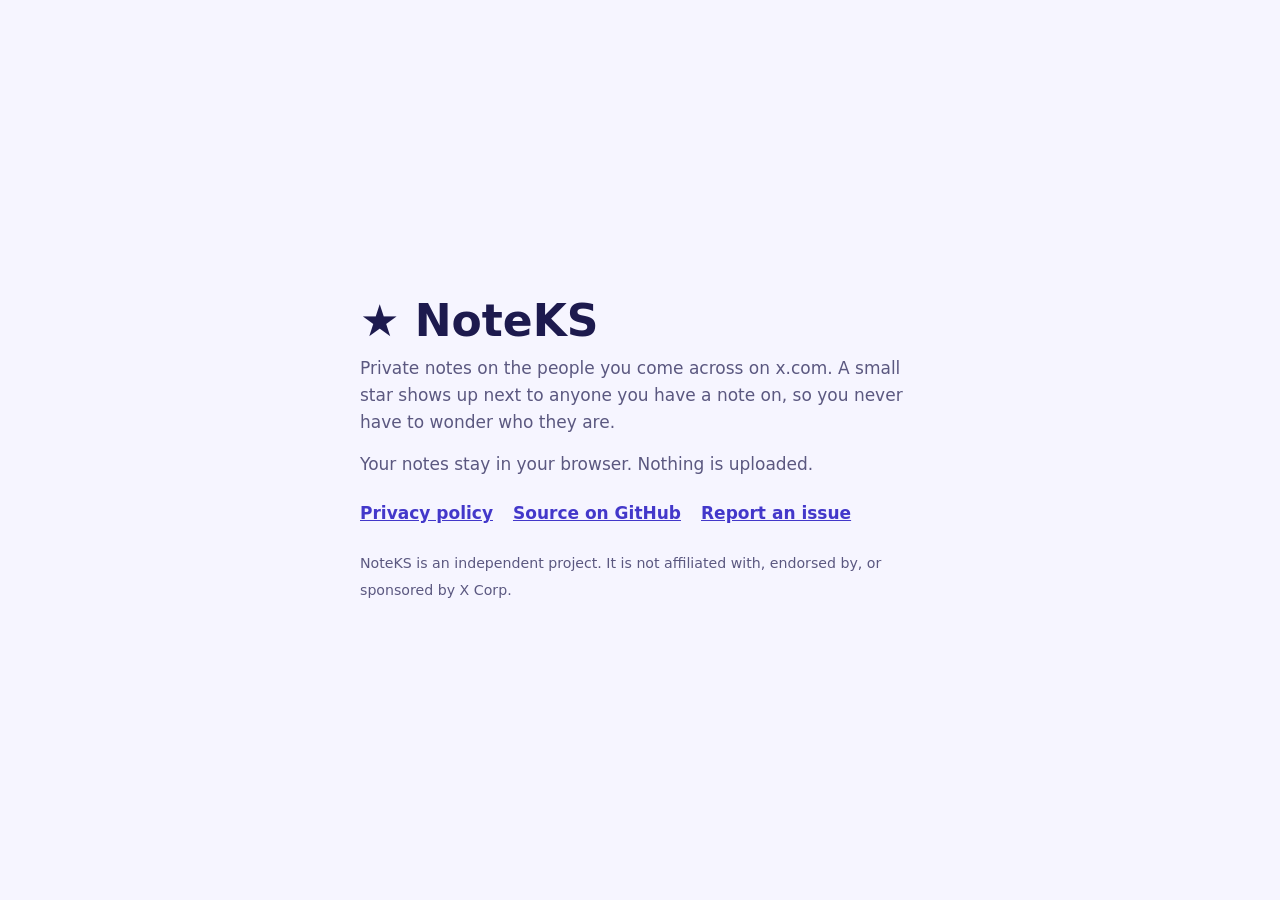
<file: docs/index.html>
<!doctype html>
<html lang="en"><head><meta charset="utf-8"><meta name="viewport" content="width=device-width,initial-scale=1">
<title>NoteKS</title>
<style>
body{margin:0;min-height:100vh;display:grid;place-items:center;background:#F6F5FF;color:#1D1A4E;font:17px/1.6 system-ui,-apple-system,"Segoe UI",Roboto,sans-serif}
main{max-width:560px;padding:32px 24px} h1{font-size:44px;line-height:1.1;margin:0 0 10px}
p{margin:0 0 14px;color:#5B5880} a{color:#4338CA;font-weight:600} .links{display:flex;gap:20px;flex-wrap:wrap;margin:22px 0}
small{color:#5B5880}
</style></head><body><main>
<h1>★ NoteKS</h1>
<p>Private notes on the people you come across on x.com. A small star shows up next to anyone you have a note on, so you never have to wonder who they are.</p>
<p>Your notes stay in your browser. Nothing is uploaded.</p>
<div class="links"><a href="privacy.html">Privacy policy</a><a href="https://github.com/who317/noteks">Source on GitHub</a><a href="https://github.com/who317/noteks/issues">Report an issue</a></div>
<small>NoteKS is an independent project. It is not affiliated with, endorsed by, or sponsored by X Corp.</small>
</main></body></html>
</file>
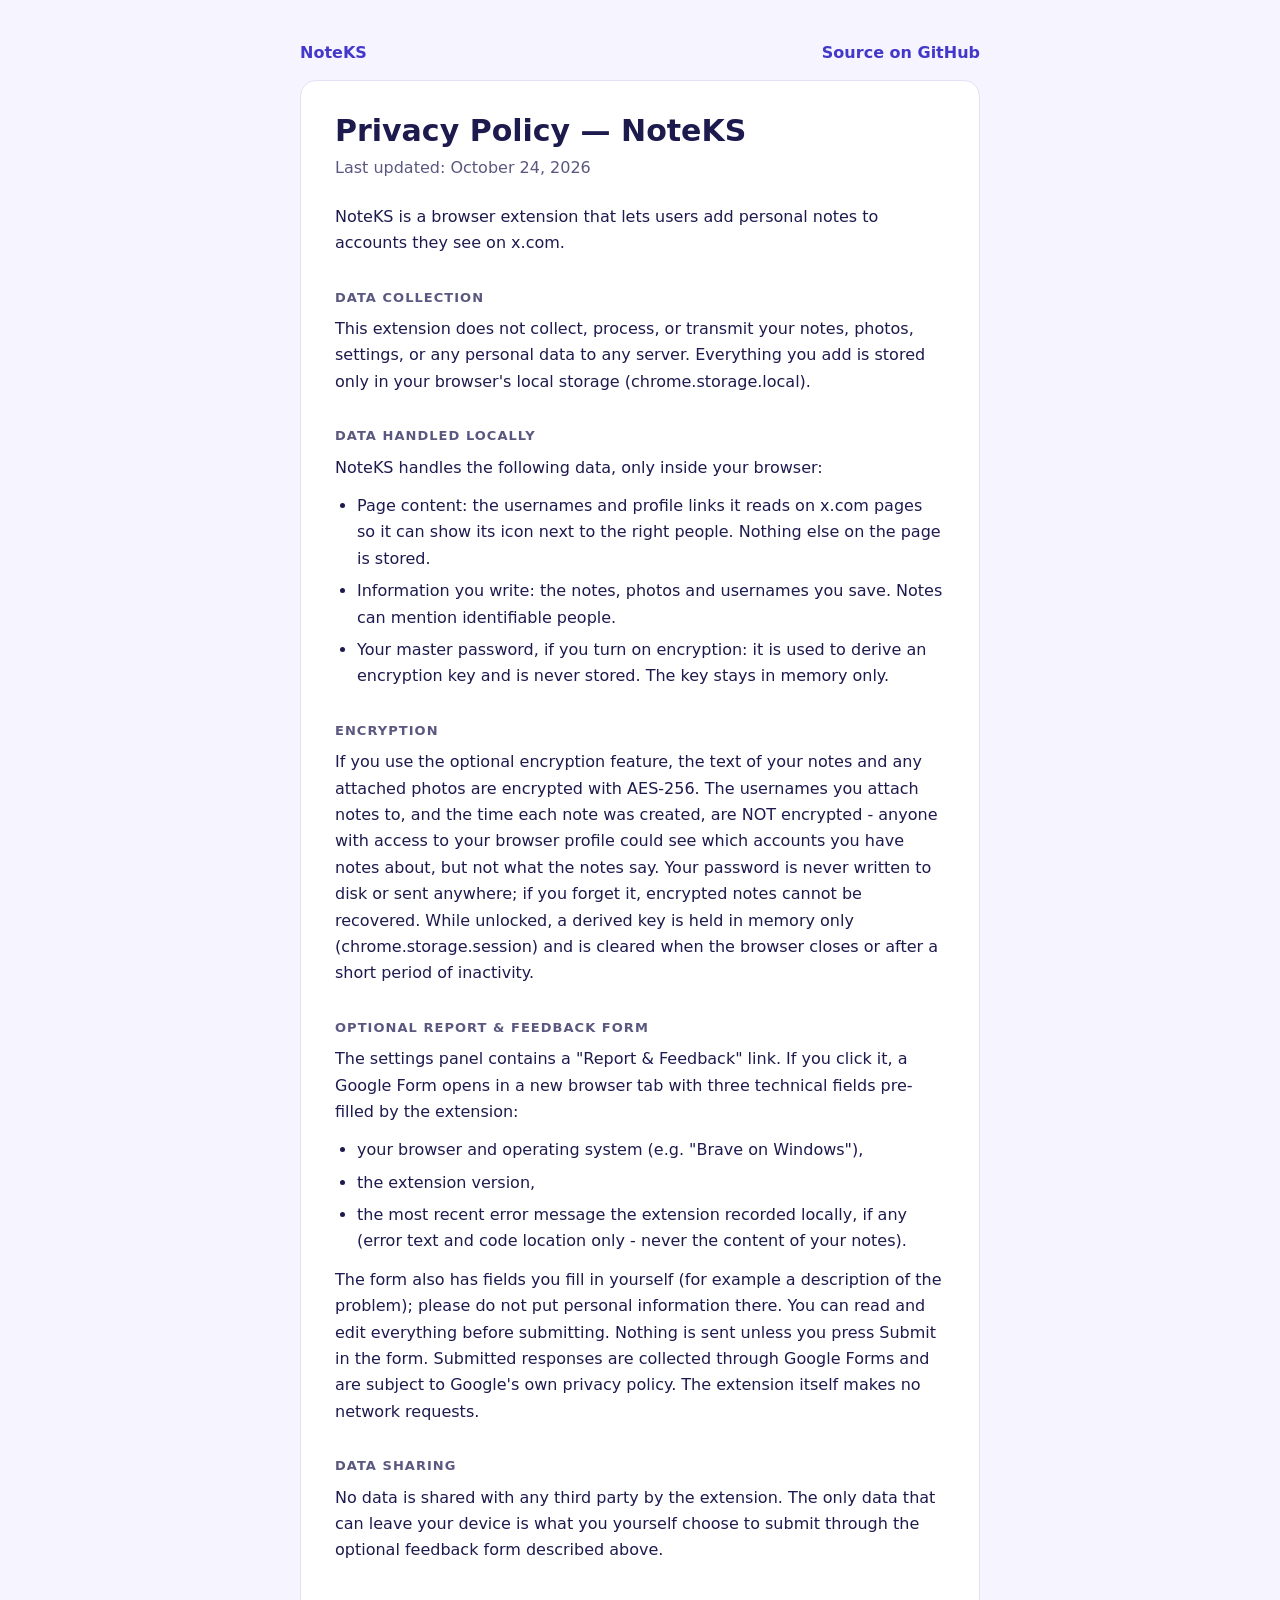
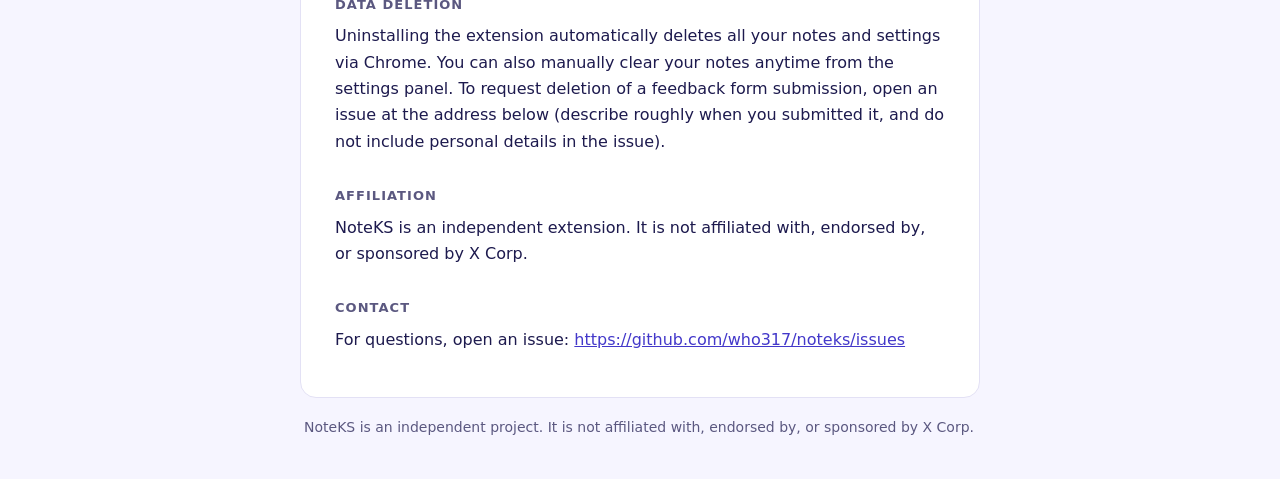
<file: docs/privacy.html>
<!doctype html>
<html lang="en"><head><meta charset="utf-8"><meta name="viewport" content="width=device-width,initial-scale=1">
<title>Privacy Policy — NoteKS</title>
<style>
:root{--bg:#F6F5FF;--card:#fff;--ink:#1D1A4E;--muted:#5B5880;--accent:#4338CA;--line:#E3E1F5}
@media (prefers-color-scheme:dark){:root{--bg:#14122B;--card:#1C1A3A;--ink:#F2F1FA;--muted:#B5B2D6;--accent:#A9A2FF;--line:#2E2B54}}
*{box-sizing:border-box}
body{margin:0;background:var(--bg);color:var(--ink);font:16px/1.65 system-ui,-apple-system,"Segoe UI",Roboto,sans-serif}
main{max-width:720px;margin:40px auto;padding:0 20px}
article{background:var(--card);border:1px solid var(--line);border-radius:16px;padding:32px 34px}
h1{font-size:30px;line-height:1.2;margin:0 0 6px}
h2{font-size:13px;letter-spacing:.08em;text-transform:uppercase;color:var(--muted);margin:30px 0 8px}
p{margin:0 0 12px} ul{margin:0 0 12px;padding-left:22px} li{margin-bottom:6px}
.muted{color:var(--muted);margin-bottom:22px} a{color:var(--accent)}
nav{display:flex;justify-content:space-between;margin-bottom:14px;font-weight:600}
nav a{text-decoration:none} footer{color:var(--muted);font-size:14px;margin:18px 4px}
</style></head><body><main>
<nav><a href="./">NoteKS</a><a href="https://github.com/who317/noteks">Source on GitHub</a></nav>
<article>
<h1>Privacy Policy — NoteKS</h1>
<div class="muted">Last updated: October 24, 2026</div>
<p>NoteKS is a browser extension that lets users add personal notes to accounts they see on x.com.</p>
<h2>Data Collection</h2>
<p>This extension does not collect, process, or transmit your notes, photos, settings, or any personal data to any server. Everything you add is stored only in your browser&#x27;s local storage (chrome.storage.local).</p>
<h2>Data Handled Locally</h2>
<p>NoteKS handles the following data, only inside your browser:</p>
<ul>
<li>Page content: the usernames and profile links it reads on x.com pages so it can show its icon next to the right people. Nothing else on the page is stored.
<li>Information you write: the notes, photos and usernames you save. Notes can mention identifiable people.
<li>Your master password, if you turn on encryption: it is used to derive an encryption key and is never stored. The key stays in memory only.</li>
</ul>
<h2>Encryption</h2>
<p>If you use the optional encryption feature, the text of your notes and any attached photos are encrypted with AES-256. The usernames you attach notes to, and the time each note was created, are NOT encrypted - anyone with access to your browser profile could see which accounts you have notes about, but not what the notes say. Your password is never written to disk or sent anywhere; if you forget it, encrypted notes cannot be recovered. While unlocked, a derived key is held in memory only (chrome.storage.session) and is cleared when the browser closes or after a short period of inactivity.</p>
<h2>Optional Report &amp; Feedback Form</h2>
<p>The settings panel contains a &quot;Report &amp; Feedback&quot; link. If you click it, a Google Form opens in a new browser tab with three technical fields pre-filled by the extension:</p>
<ul>
<li>your browser and operating system (e.g. &quot;Brave on Windows&quot;),
<li>the extension version,
<li>the most recent error message the extension recorded locally, if any (error text and code location only - never the content of your notes).</li>
</ul>
<p>The form also has fields you fill in yourself (for example a description of the problem); please do not put personal information there. You can read and edit everything before submitting. Nothing is sent unless you press Submit in the form. Submitted responses are collected through Google Forms and are subject to Google&#x27;s own privacy policy. The extension itself makes no network requests.</p>
<h2>Data Sharing</h2>
<p>No data is shared with any third party by the extension. The only data that can leave your device is what you yourself choose to submit through the optional feedback form described above.</p>
<h2>Data Deletion</h2>
<p>Uninstalling the extension automatically deletes all your notes and settings via Chrome. You can also manually clear your notes anytime from the settings panel. To request deletion of a feedback form submission, open an issue at the address below (describe roughly when you submitted it, and do not include personal details in the issue).</p>
<h2>Affiliation</h2>
<p>NoteKS is an independent extension. It is not affiliated with, endorsed by, or sponsored by X Corp.</p>
<h2>Contact</h2>
<p>For questions, open an issue: <a href="https://github.com/who317/noteks/issues">https://github.com/who317/noteks/issues</a></p>
</article>
<footer>NoteKS is an independent project. It is not affiliated with, endorsed by, or sponsored by X Corp.</footer>
</main></body></html>
</file>
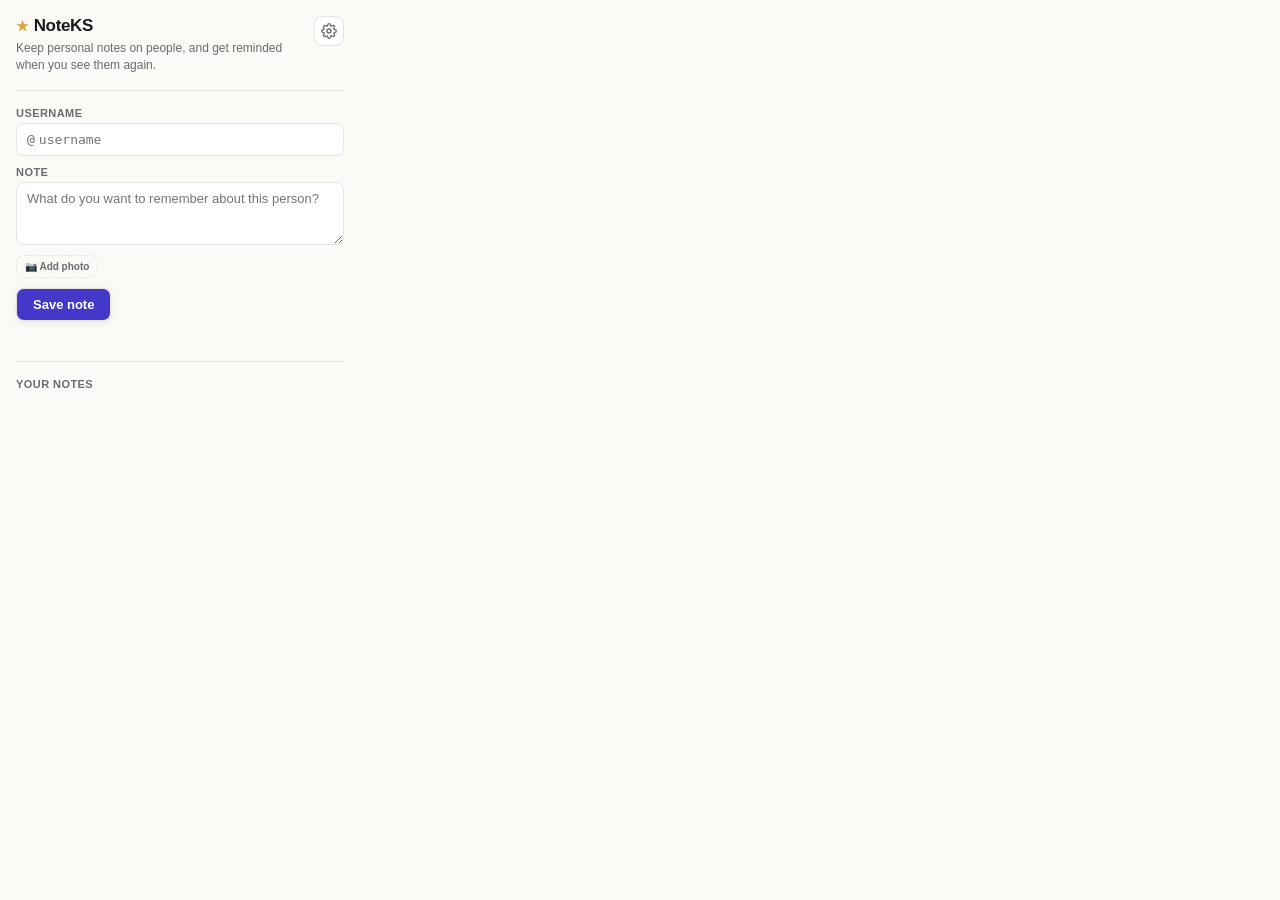
<file: src/popup.html>
<!DOCTYPE html>
<html lang="en" data-tn-theme="minimalism">
<head>
<meta charset="UTF-8" />
<title>NoteKS</title>
<link rel="stylesheet" href="themes.css" />
<link rel="stylesheet" href="popup.css" />
</head>
<body>
<div class="app">
  <header class="app-header">
    <div class="app-header-row">
      <div>
        <h1>NoteKS</h1>
        <p class="tagline" id="header-tagline">Keep personal notes on people, and get reminded when you see them again.</p>
      </div>
      <button type="button" id="settings-toggle" class="settings-gear" aria-label="Settings" aria-expanded="false">
        <svg width="16" height="16" viewBox="0 0 24 24" fill="none" stroke="currentColor" stroke-width="2" stroke-linecap="round" stroke-linejoin="round">
          <circle cx="12" cy="12" r="3"></circle>
          <path d="M19.4 15a1.65 1.65 0 0 0 .33 1.82l.06.06a2 2 0 1 1-2.83 2.83l-.06-.06a1.65 1.65 0 0 0-1.82-.33 1.65 1.65 0 0 0-1 1.51V21a2 2 0 0 1-4 0v-.09A1.65 1.65 0 0 0 9 19.4a1.65 1.65 0 0 0-1.82.33l-.06.06a2 2 0 1 1-2.83-2.83l.06-.06a1.65 1.65 0 0 0 .33-1.82 1.65 1.65 0 0 0-1.51-1H3a2 2 0 0 1 0-4h.09A1.65 1.65 0 0 0 4.6 9a1.65 1.65 0 0 0-.33-1.82l-.06-.06a2 2 0 1 1 2.83-2.83l.06.06a1.65 1.65 0 0 0 1.82.33H9a1.65 1.65 0 0 0 1-1.51V3a2 2 0 0 1 4 0v.09a1.65 1.65 0 0 0 1 1.51 1.65 1.65 0 0 0 1.82-.33l.06-.06a2 2 0 1 1 2.83 2.83l-.06.06a1.65 1.65 0 0 0-.33 1.82V9a1.65 1.65 0 0 0 1.51 1H21a2 2 0 0 1 0 4h-.09a1.65 1.65 0 0 0-1.51 1z"></path>
        </svg>
      </button>
    </div>
  </header>

  <section id="settings-panel" class="settings-panel" hidden>
    <div class="theme-section">
      <span class="field-label">Theme</span>
      <div class="theme-options" id="theme-options">
        <button type="button" class="theme-option" data-theme="minimalism">
          <span class="theme-swatch" style="background:#4338CA"></span> Minimalism
        </button>
        <button type="button" class="theme-option" data-theme="dark">
          <span class="theme-swatch" style="background:#15151A"></span> Dark Mode
        </button>
        <button type="button" class="theme-option" data-theme="neobrutalism">
          <span class="theme-swatch" style="background:#6C5CE7"></span> Neobrutalism
        </button>
        <button type="button" class="theme-option" data-theme="brutalism">
          <span class="theme-swatch" style="background:#000000"></span> Brutalism
        </button>
        <button type="button" class="theme-option" data-theme="claymorphism">
          <span class="theme-swatch" style="background:#9B87C4"></span> Claymorphism
        </button>
      </div>
    </div>

    <div class="security-section">
      <span class="field-label">Security</span>

      <div id="security-state-off">
        <label class="switch-row">
          <span>Encrypt notes</span>
          <input type="checkbox" id="encryption-toggle" class="switch-input" />
          <span class="switch-track"></span>
        </label>
      </div>

      <div id="security-state-setup" class="security-form" hidden>
        <p class="security-hint">Set a master password. <strong>If you forget it, your notes are permanently lost</strong> — there's no recovery option.</p>
        <input type="password" id="setup-password" class="badge-text-input" placeholder="Password (at least 6 characters)" />
        <input type="password" id="setup-password-confirm" class="badge-text-input" placeholder="Confirm password" />
        <div class="badge-controls">
          <button type="button" id="setup-confirm-btn" class="mini-btn">Set Password</button>
          <button type="button" id="setup-cancel-btn" class="mini-btn mini-btn-secondary">Cancel</button>
        </div>
      </div>

      <div id="security-state-locked" class="security-form" hidden>
        <p class="security-hint">🔒 Notes are locked.</p>
        <input type="password" id="unlock-password" class="badge-text-input" placeholder="Password" />
        <div class="badge-controls">
          <button type="button" id="unlock-btn" class="mini-btn">Unlock</button>
        </div>
      </div>

      <div id="security-state-unlocked" class="security-form" hidden>
        <p class="security-hint">🔓 Notes are encrypted and currently unlocked.</p>
        <div class="badge-controls">
          <button type="button" id="lock-now-btn" class="mini-btn mini-btn-secondary">Lock Now</button>
          <button type="button" id="disable-encryption-btn" class="mini-btn mini-btn-secondary">Remove Encryption</button>
        </div>
      </div>

      <p id="security-status" class="backup-status"></p>
    </div>

    <div class="badge-section">
      <span class="field-label">Badge appearance</span>
      <div class="badge-preview-row">
        <span id="badge-preview" class="badge-preview">★</span>
        <div class="badge-controls">
          <input type="text" id="badge-text-input" class="badge-text-input" placeholder="Emoji or short text" maxlength="4" />
          <button type="button" id="badge-text-save" class="mini-btn">Save</button>
        </div>
      </div>
      <div class="badge-controls">
        <label class="file-label">
          Upload image
          <input type="file" id="badge-image-input" accept="image/png,image/jpeg" hidden />
        </label>
        <button type="button" id="badge-reset" class="mini-btn mini-btn-secondary">Reset to default</button>
      </div>
    </div>

    <div class="backup-section">
      <span class="field-label">Backup</span>
      <p class="backup-hint">Your notes only live on this device. Export a copy every now and then so you don't lose them.</p>
      <div class="badge-controls">
        <button type="button" id="export-notes" class="mini-btn mini-btn-secondary">Export</button>
        <label class="file-label">
          Import
          <input type="file" id="import-notes-input" accept="application/json" hidden />
        </label>
      </div>
      <p id="backup-status" class="backup-status"></p>
    </div>

    <div class="support-section">
      <span class="field-label">Support</span>
      <p class="backup-hint">Found a bug or have an idea? Your browser, OS, extension version, and the last error message are filled in for you in a Google Form. Nothing is sent until you press Submit there, and your notes are never included.</p>
      <a href="#" id="report-feedback-link" class="support-link">Report &amp; Feedback</a>
    </div>
  </section>

  <div class="divider"></div>

  <p id="note-form-locked-msg" class="locked-msg" hidden>🔒 Unlock first to add notes (from the settings panel).</p>
  <form id="note-form" class="note-form">
    <label class="field">
      <span class="field-label">Username</span>
      <div class="handle-input">
        <span class="at-prefix">@</span>
        <input type="text" id="handle-input" placeholder="username" autocomplete="off" />
      </div>
    </label>
    <label class="field">
      <span class="field-label">Note</span>
      <textarea id="note-input" rows="3" maxlength="500" placeholder="What do you want to remember about this person?"></textarea>
    </label>
    <div class="note-photo-row">
      <label class="file-label small">
        📷 Add photo
        <input type="file" id="note-photo-input" accept="image/png,image/jpeg" hidden />
      </label>
      <div id="note-photo-preview" class="note-photo-preview" hidden>
        <img id="note-photo-preview-img" alt="" />
        <button type="button" id="note-photo-remove" class="note-photo-remove" aria-label="Remove photo">×</button>
      </div>
    </div>
    <button type="submit" class="save-btn">Save note</button>
    <p id="note-status" class="backup-status"></p>
  </form>

  <div class="divider"></div>

  <section class="notes-section">
    <div class="notes-section-header">
      <h2 class="notes-title">Your notes</h2>
      <span id="notes-count-badge" class="notes-count-badge" hidden></span>
    </div>
    <ul id="notes-list" class="notes-list"></ul>
    <div id="empty-state" class="empty-state">
      <span class="empty-state-star">★</span>
      <p class="empty-state-text">You haven't left a note for anyone yet</p>
      <p class="empty-state-hint">Click the + next to someone's name as you browse, or add one above</p>
    </div>
  </section>
</div>
<script src="popup.js"></script>
</body>
</html>
</file>
<file: src/themes.css>
/* NoteKS - Theme System
   This file is shared by both popup.html and content.js (the X.com page).
   Themes switch by setting a data-tn-theme="..." attribute on
   document.documentElement. Each block below defines the CSS custom
   properties that kick in while that theme is selected. Every other file
   (popup.css, content.css) only ever consumes these values via var(--tn-...). */

/* ===== 1) MINIMALISM (default) =====
   Plain, neutral, low color, thin borders, light shadow. */
[data-tn-theme="minimalism"] {
  --tn-bg: #FBFAF7;
  --tn-surface: #FFFFFF;
  --tn-text: #1B1B1F;
  --tn-text-muted: #6B6B70;
  --tn-border: #E6E4DF;
  --tn-border-width: 1px;
  --tn-accent: #4338CA;
  --tn-accent-hover: #372DAE;
  --tn-accent-text: #FFFFFF;
  --tn-highlight: #D9A441;
  --tn-highlight-hover: #B8862F;
  --tn-danger: #B3261E;
  --tn-radius-sm: 4px;
  --tn-radius-md: 8px;
  --tn-radius-lg: 10px;
  --tn-shadow-sm: 0 2px 8px rgba(0, 0, 0, 0.08);
  --tn-shadow-md: 0 8px 24px rgba(0, 0, 0, 0.16);
  --tn-font-sans: -apple-system, BlinkMacSystemFont, "Segoe UI", Roboto, sans-serif;
  --tn-font-mono: ui-monospace, "SFMono-Regular", Menlo, Consolas, monospace;
  --tn-font-weight-bold: 600;
  --tn-note-accent-width: 3px;
}

/* ===== 5) DARK MODE =====
   Same structure as Minimalism, dark color scheme. */
[data-tn-theme="dark"] {
  --tn-bg: #15151A;
  --tn-surface: #1E1E24;
  --tn-text: #F2F1F5;
  --tn-text-muted: #9A98A3;
  --tn-border: #2E2E36;
  --tn-border-width: 1px;
  --tn-accent: #7C6FF0;
  --tn-accent-hover: #6558D8;
  --tn-accent-text: #FFFFFF;
  --tn-highlight: #F2C572;
  --tn-highlight-hover: #D9A93F;
  --tn-danger: #FF6B6B;
  --tn-radius-sm: 4px;
  --tn-radius-md: 8px;
  --tn-radius-lg: 10px;
  --tn-shadow-sm: 0 2px 8px rgba(0, 0, 0, 0.4);
  --tn-shadow-md: 0 8px 24px rgba(0, 0, 0, 0.5);
  --tn-font-sans: -apple-system, BlinkMacSystemFont, "Segoe UI", Roboto, sans-serif;
  --tn-font-mono: ui-monospace, "SFMono-Regular", Menlo, Consolas, monospace;
  --tn-font-weight-bold: 600;
  --tn-note-accent-width: 3px;
}

/* ===== 2) NEOBRUTALISM =====
   Thick black borders, hard (blur-free) offset shadows, bold/saturated colors. */
[data-tn-theme="neobrutalism"] {
  --tn-bg: #FFF4E0;
  --tn-surface: #FFFFFF;
  --tn-text: #111111;
  --tn-text-muted: #45403A;
  --tn-border: #111111;
  --tn-border-width: 2px;
  --tn-accent: #6C5CE7;
  --tn-accent-hover: #5849C4;
  --tn-accent-text: #FFFFFF;
  --tn-highlight: #FFD23F;
  --tn-highlight-hover: #E5B800;
  --tn-danger: #FF5C5C;
  --tn-radius-sm: 4px;
  --tn-radius-md: 6px;
  --tn-radius-lg: 8px;
  --tn-shadow-sm: 3px 3px 0 #111111;
  --tn-shadow-md: 5px 5px 0 #111111;
  --tn-font-sans: system-ui, -apple-system, "Helvetica Neue", Arial, sans-serif;
  --tn-font-mono: ui-monospace, "SFMono-Regular", Menlo, Consolas, monospace;
  --tn-font-weight-bold: 800;
  --tn-note-accent-width: 4px;
}

/* ===== 3) WEB BRUTALISM =====
   Raw, square (no radius), no shadows, black & white + one accent color, monospace. */
[data-tn-theme="brutalism"] {
  --tn-bg: #FFFFFF;
  --tn-surface: #FFFFFF;
  --tn-text: #000000;
  --tn-text-muted: #555555;
  --tn-border: #000000;
  --tn-border-width: 1px;
  --tn-accent: #000000;
  --tn-accent-hover: #DD0000;
  --tn-accent-text: #FFFFFF;
  --tn-highlight: #DD0000;
  --tn-highlight-hover: #A80000;
  --tn-danger: #DD0000;
  --tn-radius-sm: 0px;
  --tn-radius-md: 0px;
  --tn-radius-lg: 0px;
  --tn-shadow-sm: none;
  --tn-shadow-md: none;
  --tn-font-sans: ui-monospace, "SFMono-Regular", Menlo, Consolas, "Courier New", monospace;
  --tn-font-mono: ui-monospace, "SFMono-Regular", Menlo, Consolas, "Courier New", monospace;
  --tn-font-weight-bold: 700;
  --tn-note-accent-width: 2px;
}

/* ===== 4) CLAYMORPHISM =====
   Soft, pastel, very rounded corners, puffy dual-direction shadows. */
[data-tn-theme="claymorphism"] {
  --tn-bg: #EDE7F6;
  --tn-surface: #F5F1FB;
  --tn-text: #3D3450;
  --tn-text-muted: #7A6F91;
  --tn-border: transparent;
  --tn-border-width: 0px;
  --tn-accent: #9B87C4;
  --tn-accent-hover: #8570B3;
  --tn-accent-text: #FFFFFF;
  --tn-highlight: #FFB6C1;
  --tn-highlight-hover: #F797A8;
  --tn-danger: #F28B82;
  --tn-radius-sm: 12px;
  --tn-radius-md: 18px;
  --tn-radius-lg: 24px;
  --tn-shadow-sm: 4px 4px 10px rgba(158, 140, 197, 0.35), -3px -3px 8px rgba(255, 255, 255, 0.8);
  --tn-shadow-md: 8px 8px 18px rgba(158, 140, 197, 0.35), -5px -5px 14px rgba(255, 255, 255, 0.85);
  --tn-font-sans: -apple-system, BlinkMacSystemFont, "Segoe UI", Roboto, sans-serif;
  --tn-font-mono: ui-monospace, "SFMono-Regular", Menlo, Consolas, monospace;
  --tn-font-weight-bold: 700;
  --tn-note-accent-width: 6px;
}

/* ============================================================
   STRUCTURAL DIFFERENCES (not just color/radius - behavior/shape changes too)
   ============================================================ */

/* --- Neobrutalism: bold uppercase headings, a "pressed into its shadow"
   feel on click, the badge is a thick-bordered tag instead of a bare star --- */
[data-tn-theme="neobrutalism"] .app-header h1,
[data-tn-theme="neobrutalism"] .field-label,
[data-tn-theme="neobrutalism"] .notes-title {
  text-transform: uppercase;
  letter-spacing: 0.03em;
}

[data-tn-theme="neobrutalism"] .save-btn:active,
[data-tn-theme="neobrutalism"] .mini-btn:active {
  transform: translate(3px, 3px);
  box-shadow: none;
}

[data-tn-theme="neobrutalism"] .tn-panel-header {
  background: var(--tn-highlight);
}

[data-tn-theme="neobrutalism"] .tn-badge,
[data-tn-theme="neobrutalism"] .tn-badge--inline {
  background: var(--tn-highlight);
  border: 2px solid var(--tn-border);
  border-radius: 4px;
  padding: 0 4px;
  color: #111111;
  font-size: 14px;
}

/* --- Web Brutalism: unfilled/outlined buttons that invert color on hover
   (raw HTML link feel), the badge stays plain and undecorated --- */
[data-tn-theme="brutalism"] .save-btn,
[data-tn-theme="brutalism"] .mini-btn {
  background: transparent;
  color: var(--tn-text);
  text-decoration: underline;
  box-shadow: none;
}

[data-tn-theme="brutalism"] .save-btn:hover,
[data-tn-theme="brutalism"] .mini-btn:hover {
  background: var(--tn-text);
  color: var(--tn-bg);
}

[data-tn-theme="brutalism"] .tn-panel-header {
  border-bottom-width: 2px;
}

/* --- Claymorphism: the badge is now a puffy, round "blob"; buttons are
   more "pillowy" (extra vertical padding); delete buttons are round too --- */
[data-tn-theme="claymorphism"] .badge-preview {
  border-radius: 50%;
}

[data-tn-theme="claymorphism"] .tn-badge,
[data-tn-theme="claymorphism"] .tn-badge--inline {
  background: var(--tn-highlight);
  border-radius: 50%;
  width: 20px;
  height: 20px;
  box-shadow: 0 2px 6px rgba(0, 0, 0, 0.3);
  color: #FFFFFF;
  font-size: 12px;
}

[data-tn-theme="claymorphism"] .save-btn,
[data-tn-theme="claymorphism"] .mini-btn {
  padding-top: 10px;
  padding-bottom: 10px;
}

[data-tn-theme="claymorphism"] .delete-btn,
[data-tn-theme="claymorphism"] .tn-panel-delete,
[data-tn-theme="claymorphism"] .tn-panel-close {
  border-radius: 50%;
}
</file>
<file: src/popup.css>
* {
  box-sizing: border-box;
}

/* Guarantees any [hidden] element stays hidden, even if a class also sets
   display: flex/block on it. We hit this bug twice (settings-panel, then
   the shared .security-form states) before adding this global rule. */
[hidden] {
  display: none !important;
}

html, body {
  margin: 0;
  width: 360px;
  max-height: 560px;
  background: var(--tn-bg);
  color: var(--tn-text);
  font-family: var(--tn-font-sans);
  font-size: 13px;
}

.app {
  padding: 16px;
  display: flex;
  flex-direction: column;
  gap: 16px;
  max-height: 560px;
  overflow-y: auto;
}

.app-header-row {
  display: flex;
  align-items: flex-start;
  justify-content: space-between;
  gap: 8px;
}

.app-header h1 {
  margin: 0 0 4px;
  font-size: 17px;
  font-weight: var(--tn-font-weight-bold);
  letter-spacing: -0.02em;
  display: flex;
  align-items: center;
  gap: 5px;
}

.app-header h1::before {
  content: "★";
  color: var(--tn-highlight);
  font-size: 14px;
}

.tagline {
  margin: 0;
  color: var(--tn-text-muted);
  font-size: 12px;
  line-height: 1.4;
  transition: opacity 0.15s ease;
}

.settings-gear {
  flex-shrink: 0;
  width: 30px;
  height: 30px;
  display: flex;
  align-items: center;
  justify-content: center;
  border: var(--tn-border-width) solid var(--tn-border);
  border-radius: var(--tn-radius-md);
  background: var(--tn-surface);
  color: var(--tn-text-muted);
  cursor: pointer;
  transition: color 0.15s ease, transform 0.15s ease, background 0.15s ease;
}

.settings-gear:hover {
  color: var(--tn-accent);
  background: var(--tn-bg);
}

.settings-gear[aria-expanded="true"] {
  color: var(--tn-accent);
  transform: rotate(45deg);
}

.settings-panel {
  display: flex;
  flex-direction: column;
  gap: 14px;
  padding: 12px;
  border: var(--tn-border-width) solid var(--tn-border);
  border-radius: var(--tn-radius-md);
  background: var(--tn-bg);
  animation: tn-fade-in 0.15s ease;
}

@keyframes tn-fade-in {
  from {
    opacity: 0;
    transform: translateY(-4px);
  }
  to {
    opacity: 1;
    transform: translateY(0);
  }
}

.theme-section {
  display: flex;
  flex-direction: column;
  gap: 8px;
}

.theme-options {
  display: grid;
  grid-template-columns: repeat(auto-fill, minmax(100px, 1fr));
  gap: 6px;
}

.theme-option {
  display: flex;
  align-items: center;
  gap: 6px;
  border: var(--tn-border-width) solid var(--tn-border);
  border-radius: var(--tn-radius-md);
  padding: 6px 8px;
  font-size: 11px;
  font-weight: 600;
  color: var(--tn-text);
  background: var(--tn-surface);
  cursor: pointer;
  transition: transform 0.1s ease;
}

.theme-option:hover {
  transform: translateY(-1px);
}

.theme-option.is-active {
  outline: 2px solid var(--tn-accent);
  outline-offset: 1px;
}

.theme-swatch {
  width: 14px;
  height: 14px;
  border-radius: 50%;
  flex-shrink: 0;
  border: 1px solid rgba(0, 0, 0, 0.15);
}

.badge-section {
  display: flex;
  flex-direction: column;
  gap: 8px;
}

.badge-preview-row {
  display: flex;
  align-items: center;
  gap: 10px;
}

.badge-preview {
  flex-shrink: 0;
  width: 32px;
  height: 32px;
  display: flex;
  align-items: center;
  justify-content: center;
  background: var(--tn-surface);
  border: var(--tn-border-width) solid var(--tn-border);
  border-radius: var(--tn-radius-md);
  font-size: 18px;
  color: var(--tn-highlight);
  overflow: hidden;
}

.badge-preview img {
  width: 100%;
  height: 100%;
  object-fit: cover;
}

.badge-controls {
  display: flex;
  align-items: center;
  gap: 6px;
}

.badge-text-input {
  flex: 1;
  min-width: 0;
  border: var(--tn-border-width) solid var(--tn-border);
  border-radius: var(--tn-radius-md);
  padding: 6px 8px;
  font-size: 12px;
  font-family: var(--tn-font-sans);
  background: var(--tn-surface);
  color: var(--tn-text);
}

.badge-text-input:focus {
  outline: none;
  border-color: var(--tn-accent);
}

.mini-btn {
  flex-shrink: 0;
  background: var(--tn-accent);
  color: var(--tn-accent-text);
  border: var(--tn-border-width) solid var(--tn-border);
  border-radius: var(--tn-radius-md);
  padding: 6px 10px;
  font-size: 11px;
  font-weight: var(--tn-font-weight-bold);
  cursor: pointer;
  transition: background 0.15s ease;
  box-shadow: var(--tn-shadow-sm);
}

.mini-btn:hover {
  background: var(--tn-accent-hover);
}

.mini-btn-secondary {
  background: transparent;
  color: var(--tn-text-muted);
  border: var(--tn-border-width) solid var(--tn-border);
  box-shadow: none;
}

.mini-btn-secondary:hover {
  background: rgba(0, 0, 0, 0.04);
  color: var(--tn-text);
}

.file-label {
  flex: 1;
  text-align: center;
  border: var(--tn-border-width) dashed var(--tn-border);
  border-radius: var(--tn-radius-md);
  padding: 6px 10px;
  font-size: 11px;
  font-weight: 600;
  color: var(--tn-text-muted);
  cursor: pointer;
  transition: border-color 0.15s ease, color 0.15s ease;
}

.file-label:hover {
  border-color: var(--tn-accent);
  color: var(--tn-accent);
}

.file-label.small {
  flex: 0 0 auto;
  padding: 5px 8px;
  font-size: 10px;
}

.note-photo-row {
  display: flex;
  align-items: center;
  gap: 8px;
}

.note-photo-preview {
  position: relative;
  flex-shrink: 0;
}

.note-photo-preview img {
  width: 32px;
  height: 32px;
  object-fit: cover;
  border-radius: var(--tn-radius-sm);
  border: var(--tn-border-width) solid var(--tn-border);
  display: block;
}

.note-photo-remove {
  position: absolute;
  top: -6px;
  right: -6px;
  width: 16px;
  height: 16px;
  display: flex;
  align-items: center;
  justify-content: center;
  border-radius: 50%;
  background: var(--tn-danger);
  color: #fff;
  border: none;
  font-size: 11px;
  line-height: 1;
  cursor: pointer;
  padding: 0;
}

.note-photo {
  display: block;
  width: 100%;
  max-height: 160px;
  object-fit: cover;
  border-radius: var(--tn-radius-sm);
  margin-bottom: 4px;
  cursor: zoom-in;
}

.backup-section {
  display: flex;
  flex-direction: column;
  gap: 6px;
}

.backup-hint {
  margin: 0;
  font-size: 11px;
  line-height: 1.4;
  color: var(--tn-text-muted);
}

.backup-status {
  margin: 0;
  font-size: 11px;
  color: var(--tn-accent);
  min-height: 14px;
}

.backup-status.is-error {
  color: var(--tn-danger);
}

.support-section {
  display: flex;
  flex-direction: column;
  gap: 6px;
}

.support-link {
  align-self: flex-start;
  font-size: 12px;
  font-weight: 600;
  color: var(--tn-accent);
  text-decoration: underline;
  cursor: pointer;
}

.support-link:hover {
  color: var(--tn-accent-hover);
}

.security-section {
  display: flex;
  flex-direction: column;
  gap: 8px;
}

.security-form {
  display: flex;
  flex-direction: column;
  gap: 6px;
}

.security-hint {
  margin: 0;
  font-size: 11px;
  line-height: 1.4;
  color: var(--tn-text-muted);
}

.switch-row {
  display: flex;
  align-items: center;
  justify-content: space-between;
  gap: 8px;
  font-size: 12px;
  color: var(--tn-text);
  cursor: pointer;
}

.switch-input {
  display: none;
}

.switch-track {
  position: relative;
  width: 36px;
  height: 20px;
  background: var(--tn-border);
  border-radius: 999px;
  flex-shrink: 0;
  transition: background 0.15s ease;
}

.switch-track::after {
  content: "";
  position: absolute;
  top: 2px;
  left: 2px;
  width: 16px;
  height: 16px;
  background: #fff;
  border-radius: 50%;
  box-shadow: 0 1px 2px rgba(0, 0, 0, 0.25);
  transition: transform 0.15s ease;
}

.switch-input:checked + .switch-track {
  background: var(--tn-accent);
}

.switch-input:checked + .switch-track::after {
  transform: translateX(16px);
}

.note-form {
  display: flex;
  flex-direction: column;
  gap: 10px;
}

.field {
  display: flex;
  flex-direction: column;
  gap: 4px;
}

.field-label {
  font-size: 11px;
  font-weight: 600;
  color: var(--tn-text-muted);
  text-transform: uppercase;
  letter-spacing: 0.04em;
}

.handle-input {
  display: flex;
  align-items: center;
  border: var(--tn-border-width) solid var(--tn-border);
  border-radius: var(--tn-radius-md);
  background: var(--tn-surface);
  overflow: hidden;
}

.handle-input:focus-within {
  border-color: var(--tn-accent);
}

.at-prefix {
  padding: 8px 0 8px 10px;
  font-family: var(--tn-font-mono);
  color: var(--tn-text-muted);
  font-size: 13px;
}

.handle-input input {
  border: none;
  outline: none;
  padding: 8px 10px 8px 4px;
  font-family: var(--tn-font-mono);
  font-size: 13px;
  flex: 1;
  background: transparent;
  color: var(--tn-text);
}

textarea {
  border: var(--tn-border-width) solid var(--tn-border);
  border-radius: var(--tn-radius-md);
  padding: 8px 10px;
  font-family: var(--tn-font-sans);
  font-size: 13px;
  resize: vertical;
  min-height: 56px;
  background: var(--tn-surface);
  color: var(--tn-text);
}

textarea:focus {
  border-color: var(--tn-accent);
  outline: none;
}

.save-btn {
  align-self: flex-start;
  background: var(--tn-accent);
  color: var(--tn-accent-text);
  border: var(--tn-border-width) solid var(--tn-border);
  border-radius: var(--tn-radius-md);
  padding: 8px 16px;
  font-size: 13px;
  font-weight: var(--tn-font-weight-bold);
  cursor: pointer;
  transition: background 0.15s ease;
  box-shadow: var(--tn-shadow-sm);
}

.save-btn:hover {
  background: var(--tn-accent-hover);
}

.divider {
  height: var(--tn-border-width);
  background: var(--tn-border);
}

.notes-section-header {
  display: flex;
  align-items: center;
  justify-content: space-between;
  margin: 0 0 8px;
}

.notes-title {
  margin: 0;
  font-size: 11px;
  font-weight: 600;
  color: var(--tn-text-muted);
  text-transform: uppercase;
  letter-spacing: 0.04em;
}

.notes-count-badge {
  display: inline-flex;
  align-items: center;
  justify-content: center;
  min-width: 18px;
  height: 18px;
  padding: 0 5px;
  border-radius: 999px;
  background: var(--tn-highlight);
  color: var(--tn-text);
  font-size: 10px;
  font-weight: 700;
}

.notes-list {
  list-style: none;
  margin: 0;
  padding: 0;
  display: flex;
  flex-direction: column;
  gap: 10px;
  max-height: 320px;
  overflow-y: auto;
}

.person-group {
  display: flex;
  flex-direction: column;
  gap: 6px;
}

.person-group-header {
  display: flex;
  align-items: center;
  gap: 6px;
  width: 100%;
  padding: 6px 4px;
  border: none;
  background: transparent;
  border-radius: var(--tn-radius-sm);
  cursor: pointer;
  text-align: left;
  font-family: inherit;
  transition: background 0.12s ease;
}

.person-group-header:hover {
  background: var(--tn-surface);
}

.person-group-chevron {
  flex-shrink: 0;
  font-size: 9px;
  color: var(--tn-text-muted);
  transition: transform 0.15s ease;
}

.person-group.is-expanded .person-group-chevron {
  transform: rotate(90deg);
}

.person-group-header .note-handle {
  flex: 1;
}

.person-group-count {
  font-size: 10px;
  color: var(--tn-text-muted);
}

.person-group-entries {
  display: flex;
  flex-direction: column;
  gap: 6px;
  padding-left: 4px;
}

.note-handle {
  font-family: var(--tn-font-mono);
  font-size: 12px;
  font-weight: 600;
  color: var(--tn-text);
}

.note-card {
  display: flex;
  flex-direction: column;
  gap: 6px;
  background: var(--tn-surface);
  border: var(--tn-border-width) solid var(--tn-border);
  border-left: var(--tn-note-accent-width) solid var(--tn-highlight);
  border-radius: var(--tn-radius-md);
  padding: 8px 10px;
  box-shadow: var(--tn-shadow-sm);
  transition: transform 0.12s ease, box-shadow 0.12s ease;
}

.note-card:hover {
  transform: translateX(1px);
}

.note-card.locked-card {
  cursor: pointer;
  color: var(--tn-text-muted);
  font-size: 12px;
  border-left-color: var(--tn-border);
}

.note-card.locked-card:hover {
  border-left-color: var(--tn-highlight);
  color: var(--tn-text);
}

.note-text {
  margin: 0;
  font-size: 12px;
  line-height: 1.45;
  color: var(--tn-text);
  word-break: break-word;
}

.note-link {
  color: var(--tn-accent);
  text-decoration: underline;
  word-break: break-all;
}

.note-link:hover {
  color: var(--tn-accent-hover);
}

.note-card-footer {
  display: flex;
  align-items: center;
  justify-content: space-between;
}

.note-date {
  margin: 0;
  font-size: 10px;
  color: var(--tn-text-muted);
}

.note-card-btn-group {
  display: flex;
  gap: 4px;
}

.edit-btn,
.delete-btn {
  flex-shrink: 0;
  background: transparent;
  border: none;
  color: var(--tn-text-muted);
  font-size: 11px;
  cursor: pointer;
  padding: 2px 4px;
  border-radius: var(--tn-radius-sm);
  transition: color 0.15s ease, background 0.15s ease;
}

.edit-btn:hover {
  color: var(--tn-accent);
  background: rgba(67, 56, 202, 0.08);
}

.delete-btn:hover {
  color: var(--tn-danger);
  background: rgba(179, 38, 30, 0.08);
}

.note-card.is-editing {
  display: flex;
  flex-direction: column;
  gap: 6px;
}

.note-edit-textarea {
  width: 100%;
  border: var(--tn-border-width) solid var(--tn-border);
  border-radius: var(--tn-radius-sm);
  padding: 6px 8px;
  font-size: 12px;
  font-family: inherit;
  resize: vertical;
  background: var(--tn-surface);
  color: var(--tn-text);
}

.note-edit-textarea:focus {
  outline: none;
  border-color: var(--tn-accent);
}

.note-edit-actions {
  display: flex;
  justify-content: flex-end;
  gap: 6px;
}

.locked-msg {
  margin: 0;
  font-size: 12px;
  line-height: 1.4;
  color: var(--tn-text-muted);
  text-align: center;
  padding: 10px;
  border: var(--tn-border-width) dashed var(--tn-border);
  border-radius: var(--tn-radius-md);
}

.empty-state {
  display: none;
  flex-direction: column;
  align-items: center;
  gap: 4px;
  padding: 20px 12px;
  text-align: center;
}

.empty-state-star {
  font-size: 28px;
  color: var(--tn-highlight);
  opacity: 0.5;
  margin-bottom: 4px;
}

.empty-state-text {
  margin: 0;
  font-size: 13px;
  font-weight: 600;
  color: var(--tn-text);
}

.empty-state-hint {
  margin: 0;
  font-size: 11px;
  color: var(--tn-text-muted);
  line-height: 1.4;
}
</file>
